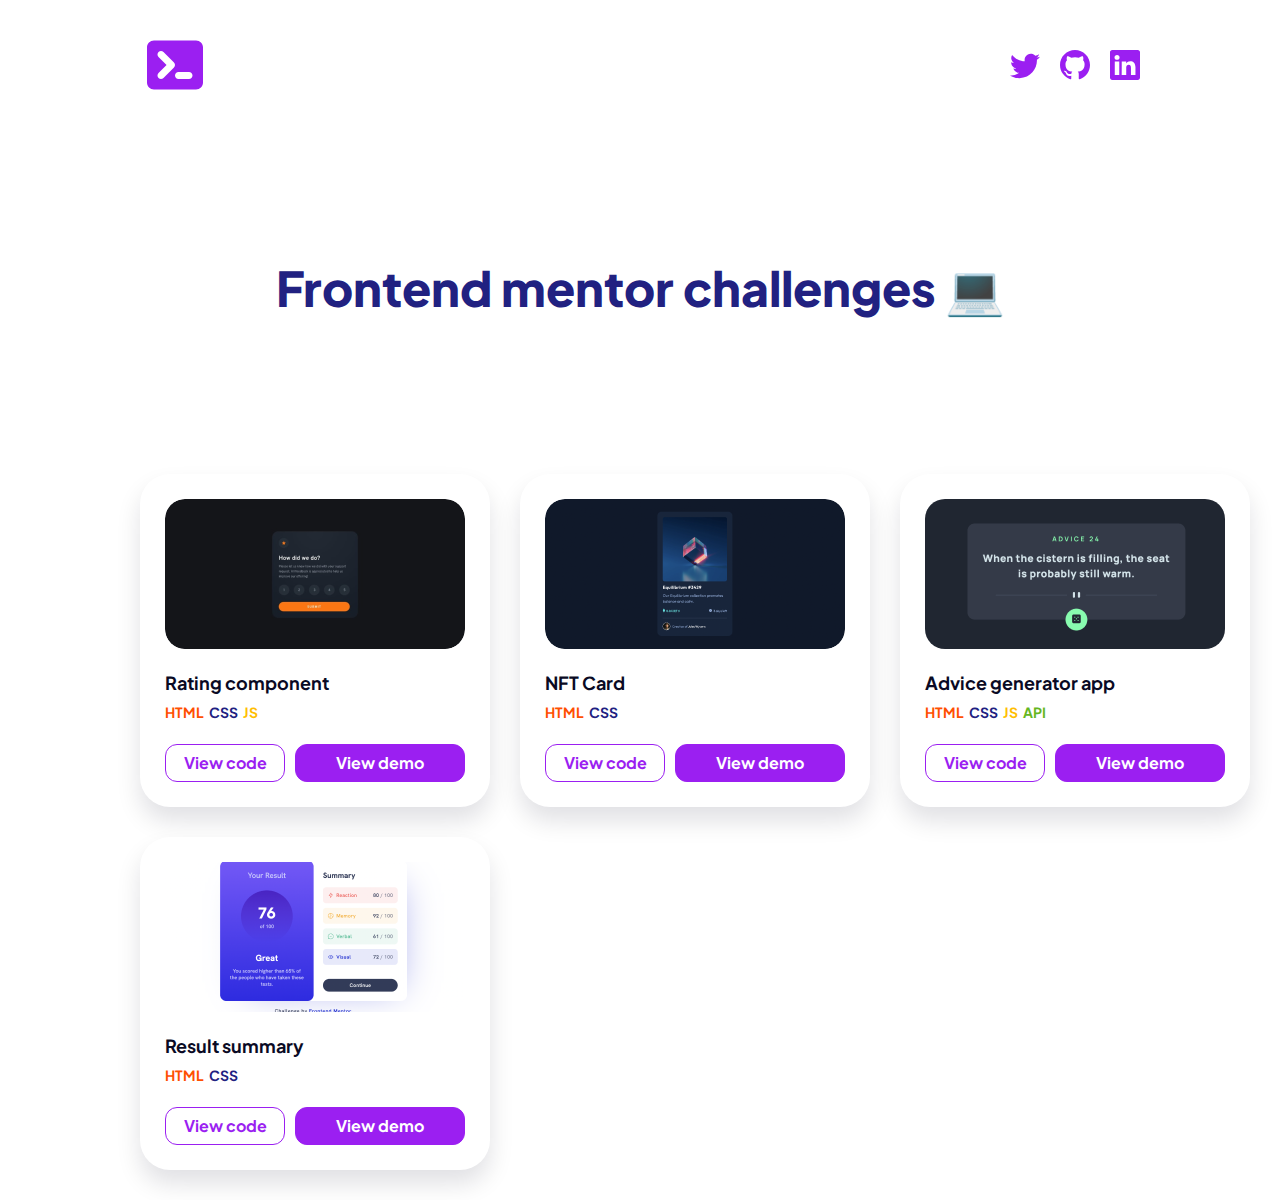
<file: index.html>
<!DOCTYPE html>
<html lang="en">
<head>
  <meta charset="UTF-8">
  <meta http-equiv="X-UA-Compatible" content="IE=edge">
  <meta name="viewport" content="width=device-width, initial-scale=1.0">
  <link rel="shortcut icon" href="./images/terminal.png" type="image/x-icon">
  <link rel="preconnect" href="https://fonts.googleapis.com">
  <link rel="preconnect" href="https://fonts.gstatic.com" crossorigin>
  <link href="https://fonts.googleapis.com/css2?family=Plus+Jakarta+Sans:wght@400;700;800&display=swap" rel="stylesheet">
  <link rel="stylesheet" href="./styles.css">
  <title>Frontend mentor challenges</title>
</head>
<body>
  <header class="header">
    <figure><img src="./images/terminal.svg" alt=""></figure>
    <div class="icons">
      <a href="https://twitter.com/guillemrn_" target="_blank">
        <figure><img src="./images/twitter.svg" alt=""></figure>
      </a>
      <a href="https://github.com/guillemrn" target="_blank">
        <figure><img src="./images/github.svg" alt=""></figure>
      </a>
      <a href="https://www.linkedin.com/in/guillemrn/" target="_blank">
        <figure><img src="./images/linkedin.svg" alt=""></figure>
      </a>
    </div>
  </header>
  <h1 class="title">Frontend mentor challenges 💻</h1>
  <section class="cards-container" id="cards-container">
  </section>
  <script src="./index.js"></script>
</body>
</html>
</file>
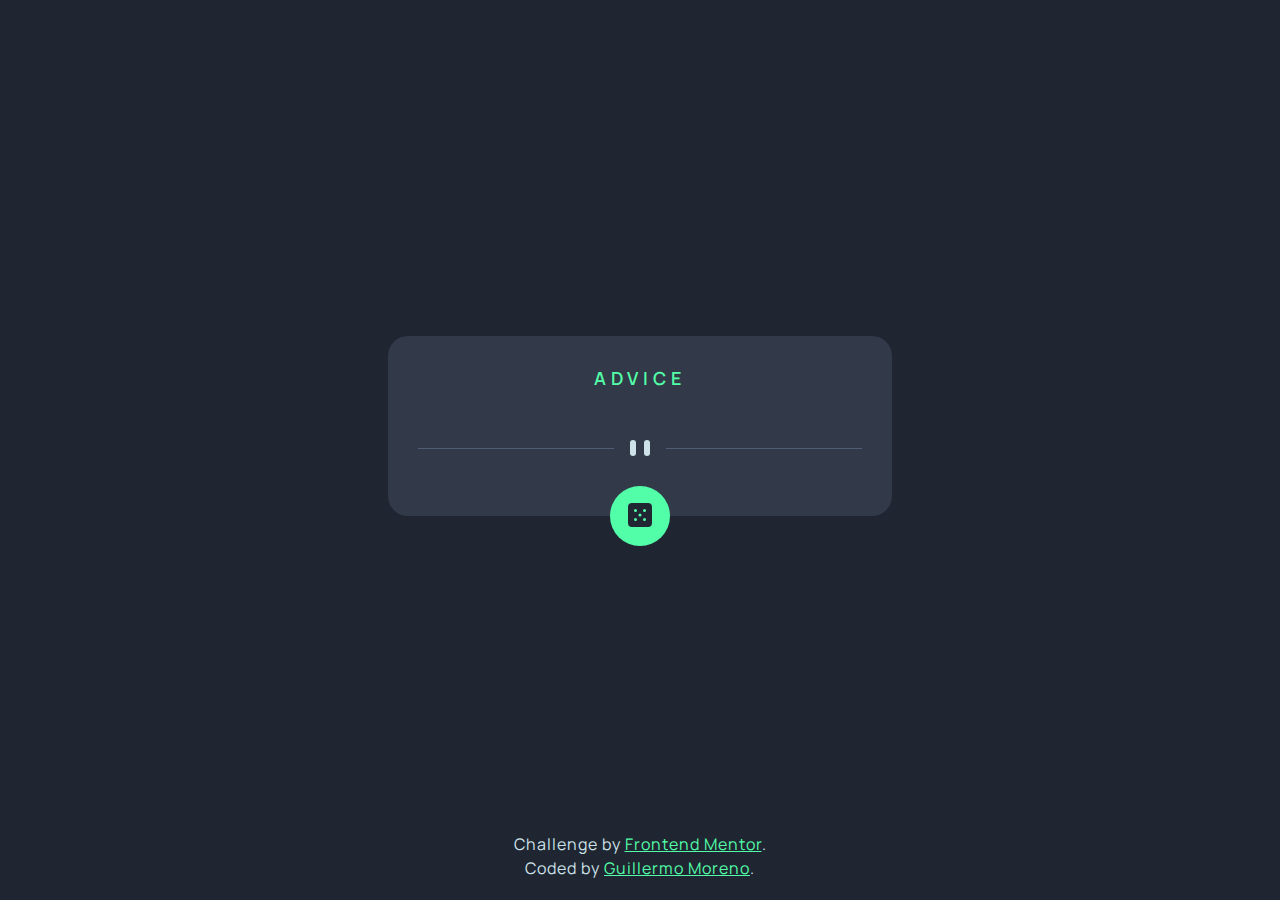
<file: advice-generator/index.html>
<!DOCTYPE html>
<html lang="en">
<head>
  <meta charset="UTF-8">
  <meta name="viewport" content="width=device-width, initial-scale=1.0">
  <link rel="preconnect" href="https://fonts.googleapis.com">
  <link rel="preconnect" href="https://fonts.gstatic.com" crossorigin>
  <link href="https://fonts.googleapis.com/css2?family=Manrope:wght@400;600;800&display=swap" rel="stylesheet">
  <link rel="stylesheet" href="./styles.css">
  <link rel="icon" type="image/png" sizes="32x32" href="./images/favicon-32x32.png">
  <title>Frontend Mentor | Advice generator app</title>

</head>
<body>
  <div class="card">
    <p class="card__advice-id">Advice <span id="advice-id"></span></p>
    <p class="card__advice" id="advice-text"></p>
    <figure class="card__divider">
      <img src="./images/pattern-divider-desktop.svg" alt="Pattern divider">
    </figure>
    <button class="card__button" id="generate-advice" onclick="reloadPage()">
      <img src="./images/icon-dice.svg" alt="">
    </button>
  </div>
  <footer>
    <p>Challenge by <a href="https://www.frontendmentor.io?ref=challenge" target="_blank">Frontend Mentor</a>.</p>
    <p>Coded by <a href="https://twitter.com/guillemrn_" target="_blank">Guillermo Moreno</a>.</p>
  </footer>
  <script src="./main.js"></script>
</body>
</html>
</file>
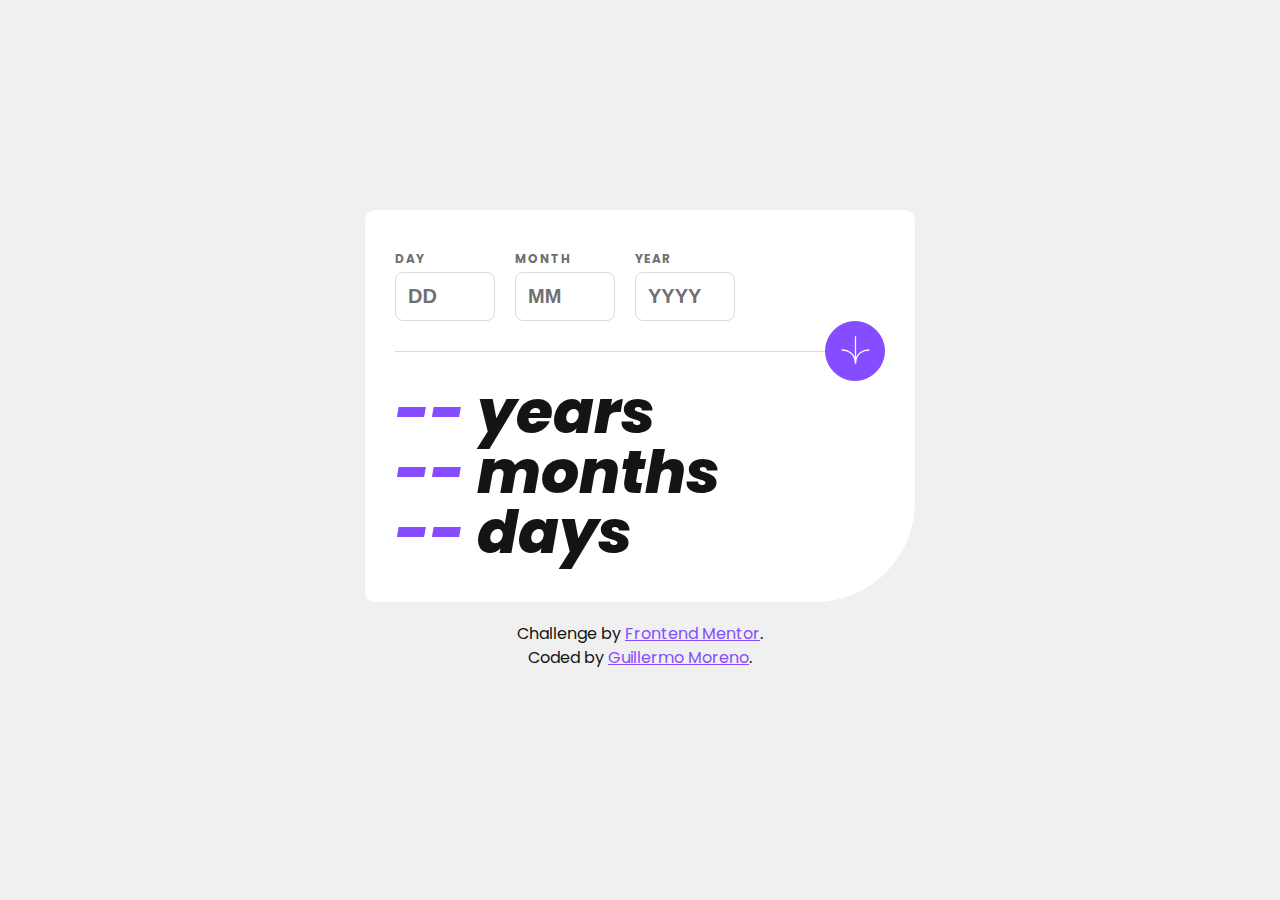
<file: age-calculator/index.html>
<!DOCTYPE html>
<html lang="en">
<head>
  <meta charset="UTF-8">
  <meta name="viewport" content="width=device-width, initial-scale=1.0"> <!-- displays site properly based on user's device -->
  <link rel="preconnect" href="https://fonts.googleapis.com">
  <link rel="stylesheet" href="./styles.css">
  <link rel="preconnect" href="https://fonts.gstatic.com" crossorigin>
  <link href="https://fonts.googleapis.com/css2?family=Poppins:ital,wght@0,400;0,700;0,800;1,400;1,800&display=swap" rel="stylesheet">
  <link rel="icon" type="image/png" sizes="32x32" href="./assets/images/favicon-32x32.png">
  <title>Frontend Mentor | Age calculator app</title>
</head>
<body>
  <div class="card">
    <form action="">
      <div>
        <div class="input-text">
          <label for="">Day</label>
          <input type="number" placeholder="DD">
        </div>
        <div class="input-text">
          <label for="">Month</label>
          <input type="number" placeholder="MM">
        </div>
        <div class="input-text">
          <label for="">Year</label>
          <input type="number" placeholder="YYYY">
        </div>
      </div>

      <button class="button">
        <figure>
          <svg xmlns="http://www.w3.org/2000/svg" width="46" height="44" viewBox="0 0 46 44"><g fill="none" stroke="#FFF" stroke-width="2"><path d="M1 22.019C8.333 21.686 23 25.616 23 44M23 44V0M45 22.019C37.667 21.686 23 25.616 23 44"/></g></svg>
        </figure>
      </button>
    </form>

    <div class="result-container">
      <h2 class="age-result">
        <span class="number-result">--</span> years
      </h2>
      <h2 class="age-result">
        <span class="number-result">--</span> months
      </h2>
      <h2 class="age-result">
        <span class="number-result">--</span> days
      </h2>
    </div>
  </div>

  <footer>
    <p>Challenge by <a href="https://www.frontendmentor.io/challenges/age-calculator-app-dF9DFFpj-Q" target="_blank">Frontend Mentor</a>.</p>
    <p>Coded by <a href="https://twitter.com/guillemrn_" target="_blank">Guillermo Moreno</a>.</p>
  </footer>
</body>
</html>
</file>
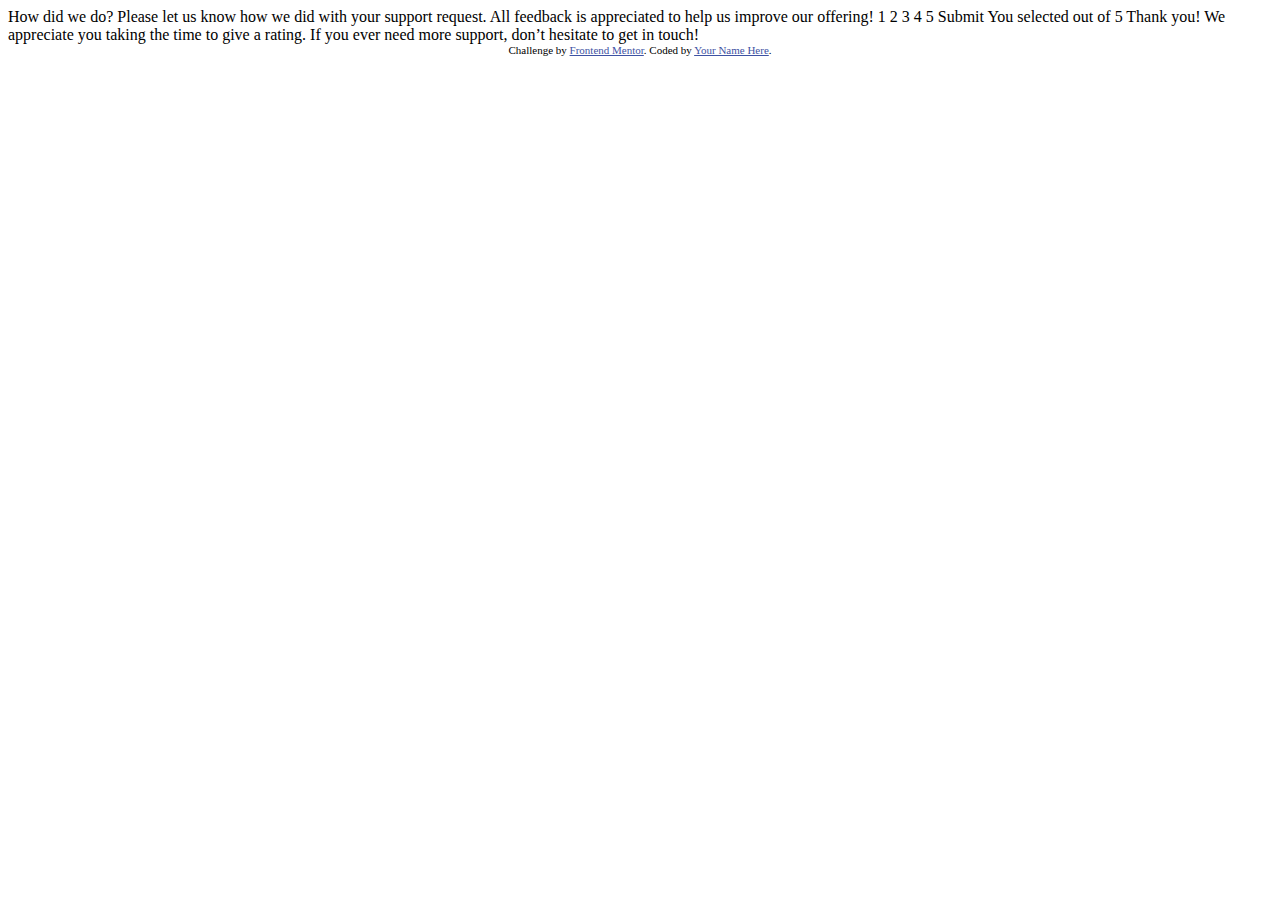
<file: interactive-rating-component-main/index.html>
<!DOCTYPE html>
<html lang="en">
<head>
  <meta charset="UTF-8">
  <meta name="viewport" content="width=device-width, initial-scale=1.0"> <!-- displays site properly based on user's device -->

  <link rel="icon" type="image/png" sizes="32x32" href="./images/favicon-32x32.png">
  
  <title>Frontend Mentor | Interactive rating component</title>

  <!-- Feel free to remove these styles or customise in your own stylesheet 👍 -->
  <style>
    .attribution { font-size: 11px; text-align: center; }
    .attribution a { color: hsl(228, 45%, 44%); }
  </style>
</head>
<body>

  <!-- Rating state start -->

  How did we do?

  Please let us know how we did with your support request. All feedback is appreciated 
  to help us improve our offering!

  1 2 3 4 5

  Submit

  <!-- Rating state end -->

  <!-- Thank you state start -->

  You selected <!-- Add rating here --> out of 5

  Thank you!

  We appreciate you taking the time to give a rating. If you ever need more support, 
  don’t hesitate to get in touch!

  <!-- Thank you state end -->

  
  <div class="attribution">
    Challenge by <a href="https://www.frontendmentor.io?ref=challenge" target="_blank">Frontend Mentor</a>. 
    Coded by <a href="#">Your Name Here</a>.
  </div>
</body>
</html>
</file>
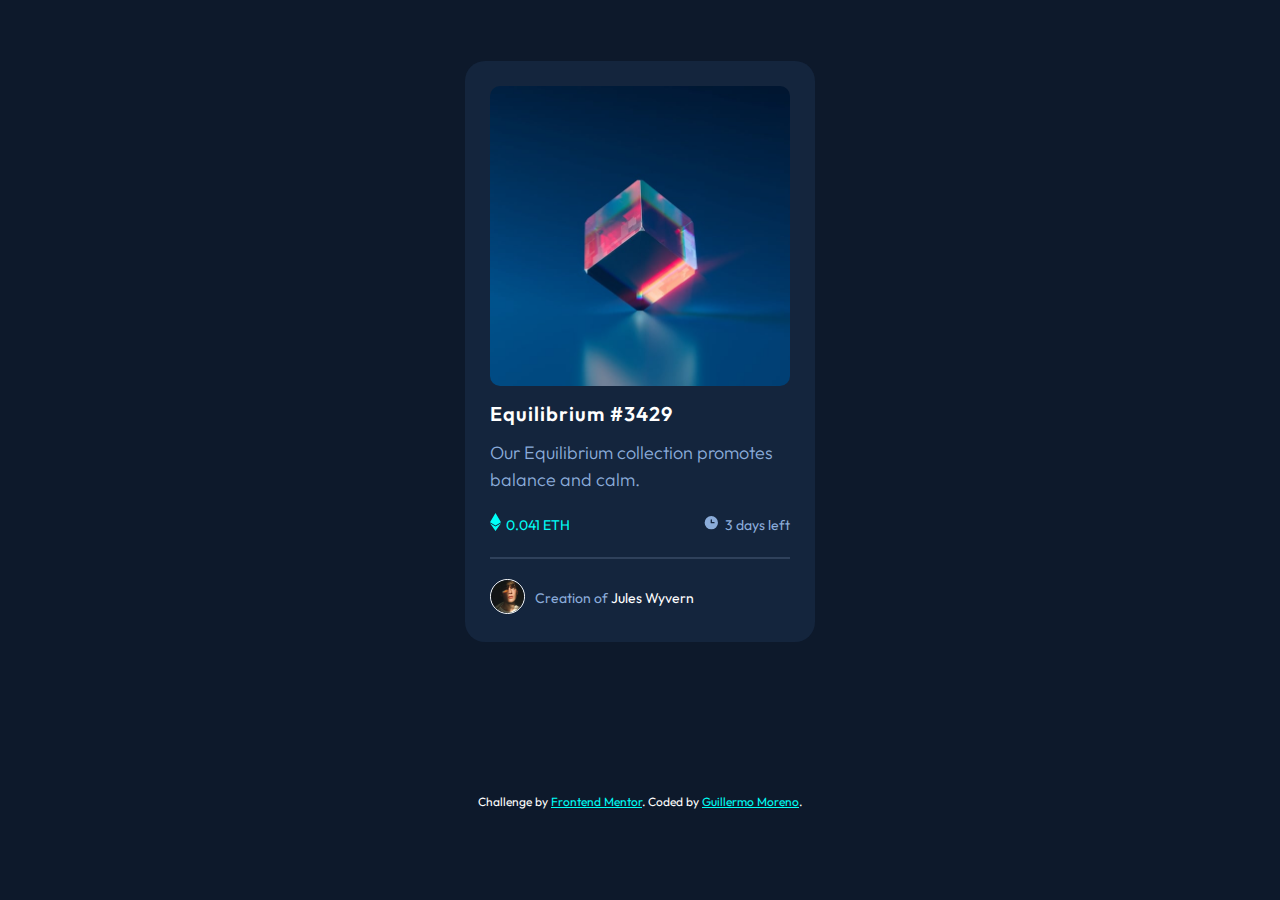
<file: nft-card/index.html>
<!DOCTYPE html>
<html lang="en">
  <head>
    <meta charset="UTF-8" />
    <meta name="viewport" content="width=device-width, initial-scale=1.0" />
    <link rel="icon" type="image/png" sizes="32x32" href="./images/favicon-32x32.png" />
    <link rel="preconnect" href="https://fonts.googleapis.com" />
    <link rel="preconnect" href="https://fonts.gstatic.com" crossorigin>
    <link href="https://fonts.googleapis.com/css2?family=Outfit:wght@300;400;600&display=swap" rel="stylesheet">
    <link rel="stylesheet" href="./styles.css">
    <title>Frontend Mentor | NFT preview card component</title>
  </head>
  <body>
    <div class="card">
      <figure class="card__nft">
        <img src="./images/image-equilibrium.jpg" alt="Equilibrium">
      </figure>
      <h1 class="card__title">
        Equilibrium #3429
      </h1>
      <p class="card__description">
        Our Equilibrium collection promotes<br />balance and calm.
      </p>
      <div class="card__info-cont">
        <p class="card__info card__info--eth">
          <i class="icon">
            <img src="./images/icon-ethereum.svg" alt="" />
          </i>
          0.041 ETH
        </p>
        <p class="card__info card__info--days-left">
          <i class="icon"><img src="./images/icon-clock.svg" alt=""></i>
          3 days left
        </p>
      </div>
      <hr class="line" />
      <div class="card__creator">
        <figure class="card__creator-avatar">
          <img src="./images/image-avatar.png" alt="image-avatar">
        </figure>
        <p class="card__creator-name">
          Creation of <span>Jules Wyvern</span>
        </p>
      </div>
    </div>
    <footer class="attribution">
      Challenge by <a href="https://www.frontendmentor.io?ref=challenge" target="_blank">Frontend Mentor</a>. 
      Coded by <a href="https://twitter.com/guillemrn_" target="_blank">Guillermo Moreno</a>.
    </footer>
  </body>
</html>
</file>
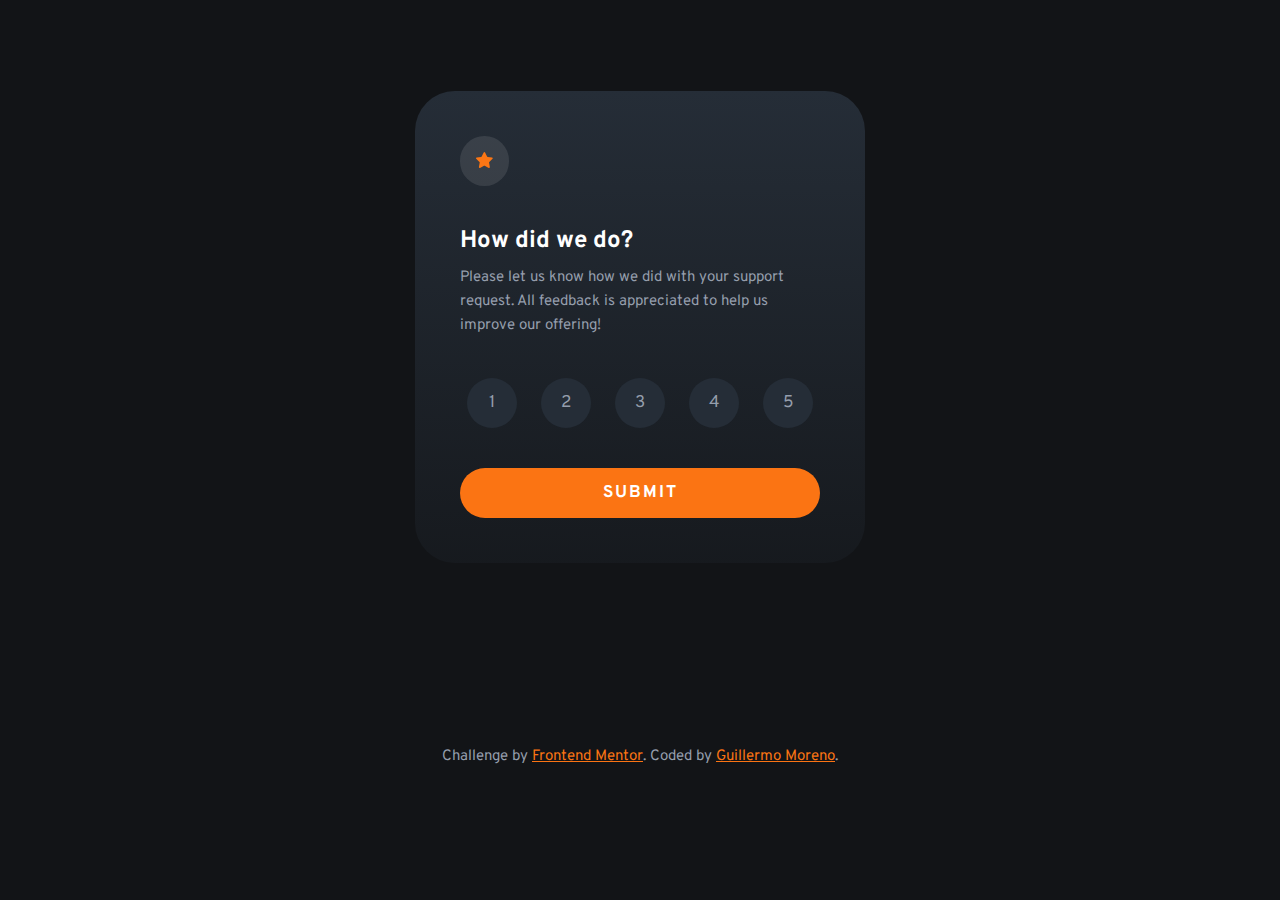
<file: rating-component/index.html>
<!DOCTYPE html>
<html lang="en">
<head>
  <meta charset="UTF-8">
  <meta name="viewport" content="width=device-width, initial-scale=1.0"> <!-- displays site properly based on user's device -->
  <link rel="icon" type="image/png" sizes="32x32" href="./images/favicon-32x32.png">
  <link rel="preconnect" href="https://fonts.googleapis.com">
  <link rel="preconnect" href="https://fonts.gstatic.com" crossorigin>
  <link href="https://fonts.googleapis.com/css2?family=Overpass:wght@400;700&display=swap" rel="stylesheet">
  <link rel="stylesheet" href="./styles.css">
  <title>Frontend Mentor | Interactive rating component</title>
</head>
<body>
  <section class="card-container" id="rating">
    <div class="card">
      <figure class="card__image"><img src="./images/icon-star.svg" alt="Star icon"></figure>
      <h1 class="card__h1">How did we do?</h1>
      <p class="card__p">
        Please let us know how we did with your support request. All feedback is appreciated 
        to help us improve our offering!
      </p>
      <form class="card__rating">
        <label for="btn-1" id="label1">1</label>
        <input type="radio" name="rating" onclick="changeColor()" class="card__btn-rating" id="btn-1" value="1"/>
        <label for="btn-2" id="label2">2</label>
        <input type="radio" name="rating" onclick="changeColor()" class="card__btn-rating" id="btn-2" value="2"/>
        <label for="btn-3" id="label3">3</label>
        <input type="radio" name="rating" onclick="changeColor()" class="card__btn-rating" id="btn-3" value="3"/>
        <label for="btn-4" id="label4">4</label>
        <input type="radio" name="rating" onclick="changeColor()" class="card__btn-rating" id="btn-4" value="4"/>
        <label for="btn-5" id="label5">5</label>
        <input type="radio" name="rating" onclick="changeColor()" class="card__btn-rating" id="btn-5" value="5"/>
      </form>
      <input type="submit" value="Submit" class="card__btn-submit" id="submit-btn" onclick="submitRating()" />
    </div>
  </section>
  <section class="card-container" id="thank-you">
    <div class="card">
      <figure><img src="./images/illustration-thank-you.svg" alt="Thank you icon"></figure>
      <p class="card__p--selected">You selected <span id="option-selected"></span> out of 5</p>
      <h2 class="card__h1">Thank you!</h2>
      <p class="card__p" style="margin-bottom: 0;">
        We appreciate you taking the time to give a rating.
        If you ever need more suppot, don't hesitate to
        get in touch!
      </p>
    </div>
  </section>
  <footer class="card__p">
    Challenge by <a href="https://www.frontendmentor.io?ref=challenge" target="_blank">Frontend Mentor</a>.
    Coded by <a href="https://twitter.com/guillemrn_" target="_blank">Guillermo Moreno</a>.
  </footer>
  <script src="./main.js"></script>
</body>
</html>
</file>
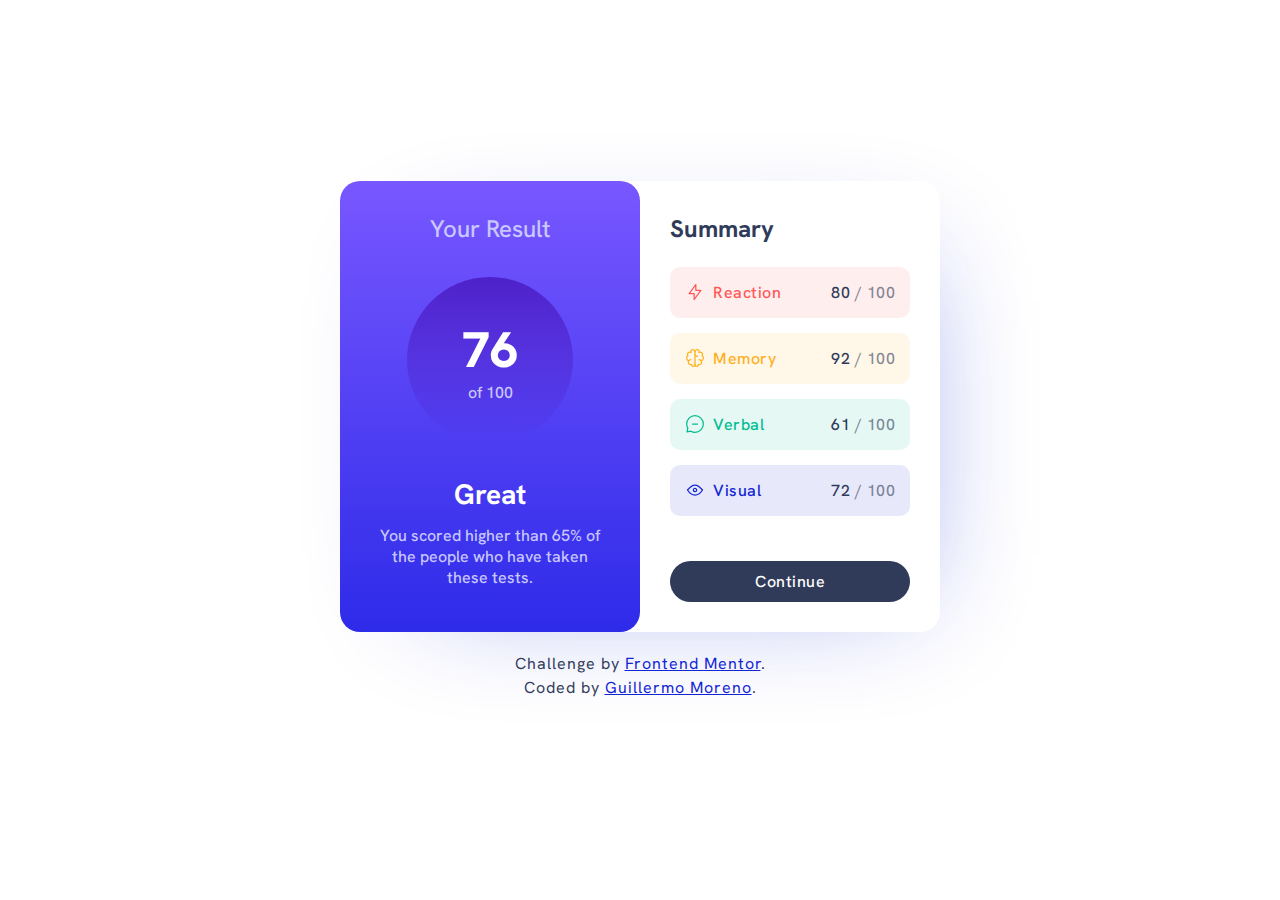
<file: results-summary/index.html>
<!DOCTYPE html>
<html lang="en">
<head>
  <meta charset="UTF-8">
  <meta name="viewport" content="width=device-width, initial-scale=1.0">
  <link rel="icon" type="image/png" sizes="32x32" href="./assets/images/favicon-32x32.png">
  <link rel="preconnect" href="https://fonts.googleapis.com">
  <link rel="preconnect" href="https://fonts.gstatic.com" crossorigin>
  <link href="https://fonts.googleapis.com/css2?family=Hanken+Grotesk:wght@500;700;800&display=swap" rel="stylesheet">
  <link rel="stylesheet" href="./styles.css">
  <title>Frontend Mentor | Results summary component</title>
</head>
<body>
  <section class="card">
    <div class="card__result">
      <h1>Your Result</h1>
      <div class="rescult__circle">
        <p>76</p>
        <span>of 100</span>
      </div>
      <h3>Great</h3>
      <p class="card__description">You scored higher than 65% of the people who have taken these tests.</p>
    </div>
    <div class="card__summary">
      <h2>Summary</h2>
      <div class="card-elements">
        <div class="card__element reaction-bg">
          <div class="element-name">
            <i><img src="./assets/images/icon-reaction.svg" alt=""></i>
            <p class="reaction">Reaction</p>
          </div>
            <div>
              <span class="card__element--current">80</span>
              <span class="card__element--total">/ 100</span>
            </div>
        </div>
        <div class="card__element memory-bg">
          <div class="element-name">
            <i><img src="./assets/images/icon-memory.svg" alt=""></i>
            <p class="memory">Memory</p>
          </div>
            <div>
              <span class="card__element--current">92</span>
              <span class="card__element--total">/ 100</span>
            </div>
        </div>
        <div class="card__element verbal-bg">
          <div class="element-name">
            <i><img src="./assets/images/icon-verbal.svg" alt=""></i>
            <p class="verbal">Verbal</p>
          </div>
            <div>
              <span class="card__element--current">61</span>
              <span class="card__element--total">/ 100</span>
            </div>
        </div>
        <div class="card__element visual-bg">
          <div class="element-name">
            <i><img src="./assets/images/icon-visual.svg" alt=""></i>
            <p class="visual">Visual</p>
          </div>
            <div>
              <span class="card__element--current">72</span>
              <span class="card__element--total">/ 100</span>
            </div>
        </div>
      </div>
      <button class="card__button">Continue</button>
    </div>
  </section>
  <footer>
    <p>Challenge by <a href="https://www.frontendmentor.io/challenges/results-summary-component-CE_K6s0maV" target="_blank">Frontend Mentor</a>.</p>
    <p>Coded by <a href="https://twitter.com/guillemrn_" target="_blank">Guillermo Moreno</a>.</p>
  </footer>
</body>
</html>
</file>
<file: styles.css>
:root {
  --primary: #9B1FF1;
  --text: #212181;
  --html: #FF5001;
  --css: #212181;
  --js: #FFBE00;
  --api: #66B71F;
  --font: 'Plus Jakarta Sans', sans-serif;
}
* {
  box-sizing: border-box;
  margin: 0;
  padding: 0;
}
html {
  font-size: 62.5%;
}
body {
  margin: 30px 185px;
}
.header {
  display: flex;
  align-items: center;
  justify-content: space-between;
}
.icons {
  display: grid;
  grid-template-columns: repeat(3, 1fr);
  gap: 20px;
}
.title {
  font-family: 'Plus Jakarta Sans';
  font-style: normal;
  font-weight: 800;
  font-size: 48px;
  line-height: 72px;
  color: #212181;
  text-align: center;
  margin: 150px auto;
}
.cards-container {
  display: grid;
  grid-template-columns: repeat(4, 1fr);
  gap: 50px;
}
.card {
  padding: 25px;
  background: #FFFFFF;
  box-shadow: 0px 14px 24px rgba(10, 10, 36, 0.12);
  border-radius: 30px;
  width: fit-content;
}
.card img {
  border-radius: 20px;
}
.card__title {
  font-family: 'Plus Jakarta Sans';
  font-style: normal;
  font-weight: 700;
  font-size: 18px;
  line-height: 24px;
  color: #0A0A24;
  margin: 20px 0 5px 0;
}
.card__lang {
  display: flex;
  align-items: center;
  justify-content: flex-start;
}
.card__lang p {
  font-family: 'Plus Jakarta Sans';
  font-style: normal;
  font-weight: 700;
  font-size: 14px;
  line-height: 24px;
  margin-right: 5px;
}
.card__html {
  color: var(--html);
}
.card__css {
  color: var(--css);
}
.card__js {
  color: var(--js);
}
.card__api {
  color: var(--api);
}
.buttos-container {
  display: grid;
  align-items: center;
  grid-template-columns: 120px 1fr;
  gap: 10px;
  margin-top: 20px;
}
.card__btn {
  padding: 6px 10px;
  border-radius: 12px;
  font-family: 'Plus Jakarta Sans';
  font-style: normal;
  font-weight: 700;
  font-size: 16px;
  line-height: 24px;
  border: 1px solid var(--primary);
  cursor: pointer;
  transition: 300ms;
  width: 100%;
}
.card__btn--secondary {
  background-color: transparent;
  color: var(--primary);
}
.card__btn--secondary:hover {
  background-color: #F5E9FE;
}
.card__btn--primary {
  background-color: var(--primary);
  color: white;
}
.card__btn--primary:hover {
  background-color: #7F0DCE;
}
@media screen and (max-width: 1700px) {
  .cards-container {
    grid-template-columns: repeat(3, 1fr);
  }
}
@media screen and (max-width: 1500px) {
  .cards-container {
    gap: 30px;
  }
  body {
    margin: 30px 140px;
  }
}
@media screen and (max-width: 1200px) {
  .cards-container {
    grid-template-columns: repeat(2, 1fr);
  }
  body {
    margin: 30px 100px;
  }
}
@media screen and (max-width: 930px) {
  body {
    margin: 30px 20px;
  }
  .cards-container {
    gap: 20px;
  }
  .title {
    font-size: 38px;
    line-height: 57px;
    margin: 100px auto;
  }
}
@media screen and (max-width: 600px) {
  .cards-container {
    grid-template-columns: repeat(1, 1fr);
  }
  .card {
    margin: 0 auto;
  }
  .card img {
    width: 250px;
  }
  .title {
    font-size: 30px;
    line-height: 45px;
    margin: 70px auto;
  }
  .buttos-container {
    grid-template-columns: 110px 1fr;
  }
}
</file>
<file: advice-generator/styles.css>
:root {
  --primary: #cee3e9;
  --neon-green: #52ffa8;
  --grayish-blue: #4e5d73;
  --dark-grayish: #323a49;
  --dark-blue: #1f2632;
  --font-family: 'Manrope', sans-serif;
  --size: 2.8rem;
}
* {
  box-sizing: border-box;
  margin: 0;
  padding: 0;
}
html {
  font-size: 62.5%;
}
body {
  background-color: var(--dark-blue);
  height: 100vh;
  padding: 20px;
  display: flex;
  align-items: center;
  justify-content: center;
  flex-flow: column;
}
.card {
  background-color: var(--dark-grayish);
  border-radius: 20px;
  padding: 30px;
  max-width: 600px;
  display: flex;
  align-items: center;
  flex-flow: column;
  position: relative;
  margin: auto 20px;
}
.card__advice-id {
  font-family: var(--font-family);
  color: var(--neon-green);
  text-transform: uppercase;
  text-align: center;
  letter-spacing: 5px;
  font-size: 1.8rem;
  font-weight: 600;
  margin: 0;
  margin-bottom: 20px;
}
.card__advice {
  font-family: var(--font-family);
  color: var(--primary);
  text-align: center;
  font-size: var(--size);
  font-weight: 800;
  margin: 0;
  margin-bottom: 30px;
  line-height: 42px;
  letter-spacing: 1px;
}
.card__divider {
  display: flex;
  align-items: center;
  justify-content: center;
  margin-bottom: 30px;
}
.card__divider img {
  width: 100%;
}
.card__button {
  width: 60px;
  height: 60px;
  border-radius: 100px;
  border: none;
  background-color: var(--neon-green);
  cursor: pointer;
  margin: 0 auto;
  position: absolute;
  bottom: -30px;
  transition: 300ms;
}
.card__button:hover {
  -webkit-box-shadow: 0px 0px 22px -4px rgba(82,255,168,1);
  -moz-box-shadow: 0px 0px 22px -4px rgba(82,255,168,1);
  box-shadow: 0px 0px 22px -4px rgba(82,255,168,1);
}
footer {
  text-align: center;
  font-size: 1.6rem;
  font-family: var(--font-family);
  color: var(--primary);
  line-height: 24px;
  letter-spacing: 1px;
}
p > a {
  color: var(--neon-green);
}
@media screen and (max-width: 600px) {
  .card {
    width: 100%;
  }
}
</file>
<file: age-calculator/styles.css>
:root {
  --purple: #854dff;
  --Light-red: #ff5757;
  --white: #ffffff;
  --off-white: #f0f0f0;
  --light-grey: #dbdbdb;
  --smokey-grey: #716f6f;
  --off-black: #141414;
  --font-family: 'Poppins', sans-serif;
}
* {
  box-sizing: border-box;
  margin: 0;
  padding: 0;
}
html {
  font-size: 62.5%;
}
body {
  font-family: var(--font-family);
  background-color: var(--off-white);
  height: 100vh;
  padding: 20px;
  display: flex;
  align-items: center;
  justify-content: center;
  flex-flow: column;
}

.card {
  background-color: var(--white);
  border-radius: 10px;
  border-bottom-right-radius: 100px;
  padding: 40px 30px;
  width: 550px;
}
form {
  padding-bottom: 30px;
  border-bottom: 1px solid var(--light-grey);
  position: relative;
}
form > div {
  display: flex;
  gap: 20px;
}
.input-text{
  display: flex;
  flex-flow: column;
}
label {
  font-size: 1.2rem;
  text-transform: uppercase;
  color: var(--smokey-grey);
  font-weight: 700;
  letter-spacing: 1px;
}
input {
  border-radius: 8px;
  border: 1px solid var(--light-grey);
  padding: 12px;
  margin-top: 4px;
  width: 100px;
  color: var(--off-black);
  font-size: 2rem;
  font-weight: 700;
}
input:focus {
  outline: 1px solid var(--purple);
}
input::placeholder {
  color: var(--smokey-grey);
  font-size: 2rem;
  font-weight: 700;
}

.button {
  background-color: var(--purple);
  width: 60px;
  height: 60px;
  border: 1px solid var(--purple);
  border-radius: 50%;
  cursor: pointer;
  transition: 300ms;
  position: absolute;
  bottom: -30px;
  right: 0;
}
.button:hover {
  background-color: var(--off-black);
  border: 1px solid var(--off-black);
}
.button svg {
  width: 50%;
}

.result-container {
  padding-top: 30px;
}
.result-container h2 {
  color: var(--off-black);
  font-size: 6rem;
  font-weight: 800;
  font-style: italic;
  line-height: 6rem;
}
.number-result {
  color: var(--purple);
}


footer {
  text-align: center;
  font-size: 1.6rem;
  font-family: var(--font-family);
  color: var(--off-black);
  line-height: 24px;
  margin: 20px;
}
p > a {
  color: var(--purple);
}

@media screen and (max-width: 600px) {
  .card {
    width: 100%;
  }
  .button {
    right: 50%;
  }
  form > div {
    display: flex;
    gap: 20px;
    flex-flow: column;
    margin-bottom: 30px;
  }
  input {
    width: 100%;
  }
  .result-container {
    margin-top: 30px;
  }
}
</file>
<file: nft-card/styles.css>
:root {
  --soft-blue: #8bacda;
  --cyan: #00fff7;
  --main-bg: #0d192b;
  --card-bg: #14253d;
  --line: #2f415b;
  --white: #ffffff;
  --font: 'Outfit', sans-serif;
}
* {
  box-sizing: border-box;
  margin: 0;
  padding: 0;
}
html {
  font-size: 62.5%;
}
body {
  background-color: var(--main-bg);
  font-family: var(--font);
  height: 100vh;
  display: grid;
  place-items: center;
}
.card {
  width: fit-content;
  padding: 25px;
  background-color: var(--card-bg);
  border-radius: 20px;
}
.card__nft img {
  width: 300px;
  border-radius: 10px;
}
.card__title {
  color: var(--white);
  font-size: 2rem;
  line-height: 3rem;
  margin: 10px 0;
  letter-spacing: 1px;
  font-weight: 600;
  transition: 300ms;
}
.card__title:hover {
  color: var(--cyan);
  cursor: pointer;
}
.card__description {
  font-size: 1.8rem;
  color: var(--soft-blue);
  line-height: 2.7rem;
  margin: 10px 0;
  letter-spacing: 0px;
  font-weight: 300;
}
.card__info-cont {
  display: flex;
  align-items: center;
  justify-content: space-between;
}
.card__info {
  font-size: 1.4rem;
  line-height: 2.1rem;
  margin: 10px 0;
  letter-spacing: 0px;
  font-weight: 400;
  display: flex;
  align-items: center;
}
.icon {
  margin-right: 5px;
}
.card__info--eth {
  color: var(--cyan);
}
.card__info--days-left {
  color: var(--soft-blue);
}
.line {
  width: 100%;
  border: 1px solid var(--line);
  margin: 10px 0 20px 0;
}
.card__creator {
  display: flex;
  align-items: center;
}
.card__creator-avatar img {
  width: 35px;
  border: 1px solid var(--white);
  border-radius: 50%;
}
.card__creator-name {
  margin-left: 10px;
  font-size: 1.4rem;
  line-height: 2.1rem;
  letter-spacing: 0px;
  font-weight: 400;
  color: var(--soft-blue);
}
.card__creator-name span {
  color: var(--white);
  transition: 300ms;
}
.card__creator-name span:hover {
  color: var(--cyan);
  cursor: pointer;
}
.attribution {
  font-size: 12px;
  text-align: center;
  color: var(--white);
  margin: 3rem 0;
}
.attribution a {
  color: var(--cyan);
}
</file>
<file: rating-component/styles.css>
:root {
  --font: 'Overpass', sans-serif;
  --primary: hsl(25, 97%, 53%);
  --white: #ffffff;
  --light-grey: #959eac;
  --medium-grey: hsl(216, 12%, 54%);
  --dark-blue: #252d37;
  --very-dark-blue: #121417;
  --size: 1.5rem;
}
* {
  box-sizing: border-box;
  margin: 0;
  padding: 0;
}
html {
  font-size: 62.5%;
}
body {
  background-color: var(--very-dark-blue);
  display: flex;
  height: 100vh;
  display: grid;
  place-items: center;
}
.card {
  width: 450px;
  /* height: 450px; */
  background: linear-gradient(179.96deg, #252D37 0.04%, #121417 129.45%);
  border-radius: 40px;
  padding: 45px;
  color: var(--white);
}
.card__image {
  background-color: rgba(255, 255, 255, 0.1);
  border-radius: 50px;
  padding: 16px;
  width: fit-content;
  margin-bottom: 40px;
}
.card__h1 {
  font-family: var(--font);
  font-size: 24px;
  margin-bottom: 10px;
  font-weight: 700;
  color: var(--white);
}
.card__p {
  font-family: var(--font);
  font-size: var(--size);
  margin-bottom: 40px;
  font-weight: 400;
  color: var(--light-grey);
  line-height: 24px;
}
.card__p--selected {
  font-family: var(--font);
  font-size: var(--size);
  margin-bottom: 40px;
  font-weight: 400;
  color: var(--primary);
  line-height: 24px;
  background-color: var(--dark-blue);
  padding: 8px 24px;
  width: fit-content;
  border-radius: 30px;
  margin: 40px auto;
}
.card__p a {
  color: var(--primary);
}
.card__rating {
  display: grid;
  grid-template-columns: repeat(5, 1fr);
  gap: 10px;
  place-items: center;
}
.card__rating label {
  cursor: pointer;
  border-radius: 50%;
  font-family: var(--font);
  font-size: 1.7rem;
  font-weight: 400;
  color: var(--light-grey);
  padding: 10px;
  border: 1px solid transparent;
  cursor: pointer;
  width: 5rem;
  height: 5rem;
  background-color: var(--dark-blue);
  margin-bottom: 40px;
  transition: 300ms;
  display: flex;
  align-items: center;
  justify-content: center;
}
input:focus {
  outline: 1px solid var(--light-grey);
}
label:focus {
  outline: 1px solid var(--light-grey);
}
.card__btn-rating {
  appearance: none;
  visibility: hidden;
  display: none;
}
.card__rating label:hover {
  color: var(--white);
  background-color: var(--primary);
}
.card__rating label:active {
  color: var(--white);
  background-color: var(--light-grey);
}
.card__btn-rating--active {
  color: var(--white) !important;
  background-color: var(--light-grey) !important;
}
.card__btn-submit {
  width: 100%;
  font-family: var(--font);
  font-size: 1.7rem;
  font-weight: 700;
  color: var(--white);
  background-color: var(--primary);
  border: none;
  cursor: pointer;
  border-radius: 50px;
  padding: 14px;
  transition: 300ms;
  text-transform: uppercase;
  letter-spacing: 2px;
}
.card__btn-submit:hover {
  background-color: var(--white);
  color: var(--primary);
}
#thank-you {
  text-align: center;
  display: none;
}

.attribution { font-size: 11px; text-align: center; }
.attribution a { color: hsl(228, 45%, 44%); }
</file>
<file: results-summary/styles.css>
:root {
  --light-red: #ff5757;
  --orangey-yellow: #ffb01f;
  --green-teal: #00bd91;
  --cobalt-blue: #1125d4;
  --white: #ffffff;
  --pale-blue: #ebf1ff;
  --light-lavender: #c8c7ff;
  --dark-gray-blue: #303b5a;
  --font-family: 'Hanken Grotesk', sans-serif;
  --size: 1.6rem;
}

* {
  box-sizing: border-box;
  margin: 0;
  padding: 0;
}
html {
  font-size: 62.5%;
}

body {
  background-color: var(--white);
  height: 100vh;
  padding: 20px;
  display: flex;
  align-items: center;
  justify-content: center;
  flex-flow: column;
}
.card {
  background-color: var(--white);
  border-radius: 20px;
  -webkit-box-shadow: 31px 21px 118px -60px rgba(17,37,212,0.44);
  -moz-box-shadow: 31px 21px 118px -60px rgba(17,37,212,0.44);
  box-shadow: 31px 21px 118px -60px rgba(17,37,212,0.44);
  display: flex;
}

.card__result {
  background: #2e2be9;
  background: -webkit-linear-gradient(to bottom, #7857ff, #2e2be9);
  background: linear-gradient(to bottom, #7857ff, #2e2be9);
  border-radius: 20px;
  padding: 30px;
  max-width: 300px;
}
.card__result h1 {
  font-family: var(--font-family);
  font-size: 2.4rem;
  color: var(--light-lavender);
  text-align: center;
  margin-bottom: 30px;
  font-weight: 500;
  line-height: 36px;
}
.rescult__circle {
  background: hsla(256, 72%, 46%, 1);
  background: -webkit-linear-gradient(to top, hsla(241, 72%, 46%, 0), hsla(256, 72%, 46%, 1));
  background: linear-gradient(to top, hsla(241, 72%, 46%, 0), hsla(256, 72%, 46%, 1));
  padding: 40px;
  border-radius: 1000px;
  width: 166px;
  height: 166px;
  margin: 0 auto;
  text-align: center;
}
.rescult__circle p {
  font-family: var(--font-family);
  font-size: 5rem;
  color: var(--white);
  font-weight: 800;
}
.rescult__circle span {
  font-family: var(--font-family);
  font-size: 1.6rem;
  color: var(--light-lavender);
  font-weight: 500;
}
.card__result h3 {
  font-family: var(--font-family);
  font-size: 2.8rem;
  color: var(--white);
  text-align: center;
  margin-top: 30px;
  font-weight: 700;
  line-height: 42px;
}
.card__description {
  font-family: var(--font-family);
  font-size: 1.6rem;
  color: var(--light-lavender);
  font-weight: 500;
  margin-top: 10px;
  text-align: center;
}

.card__summary {
  padding: 30px;
  min-width: 300px;
}
.card__summary h2 {
  font-family: var(--font-family);
  font-size: 2.4rem;
  color: var(--dark-gray-blue);
  margin-bottom: 20px;
  font-weight: 700;
  line-height: 36px;
}

.card__element {
  margin-bottom: 15px;
  border-radius: 10px;
  padding: 15px;
  display: flex;
  align-items: center;
  justify-content: space-between;
  font-family: var(--font-family);
  font-size: var(--size);
  font-weight: 500;
  letter-spacing: 0.5px;
}
.element-name {
  display: flex;
  align-items: center;
}
.element-name i {
  margin-right: 8px;
  display: flex;
  align-items: center;
}
.reaction {
  color: var(--light-red);
}
.memory {
  color: var(--orangey-yellow);
}
.verbal {
  color: var(--green-teal);
}
.visual {
  color: var(--cobalt-blue);
}
.reaction-bg {
  background-color: rgba(255, 87, 87, 0.1);
}
.memory-bg {
  background-color: rgba(255, 176, 31, 0.1);
}
.verbal-bg {
  background-color: rgba(0, 189, 145, 0.1);
}
.visual-bg {
  background-color: rgba(17, 37, 212, 0.1);
}
.card__element--current {
  color: var(--dark-gray-blue);
}
.card__element--total {
  color: rgba(48, 59, 90, 0.6);
}
.card__button {
  background: var(--dark-gray-blue);
  border: none;
  cursor: pointer;
  color: var(--white);
  width: 100%;
  padding: 10px;
  font-family: var(--font-family);
  font-size: var(--size);
  font-weight: 500;
  letter-spacing: 0.5px;
  border-radius: 30px;
  margin-top: 30px;
}
.card__button:hover {
  background: #2e2be9;
  background: -webkit-linear-gradient(to bottom, #7857ff, #2e2be9);
  background: linear-gradient(to bottom, #7857ff, #2e2be9);
}

footer {
  text-align: center;
  font-size: 1.6rem;
  font-family: var(--font-family);
  color: var(--dark-gray-blue);
  line-height: 24px;
  letter-spacing: 1px;
  margin: 20px;
}
p > a {
  color: var(--cobalt-blue);
}

@media screen and (max-width: 600px) {
  .card {
    flex-flow: column;
  }
  .card__result {
    max-width: 100%;
  }
  .card__result h1 {
    margin-top: 230px;
  }
  body {
    padding: 0;
  }
}
</file>
